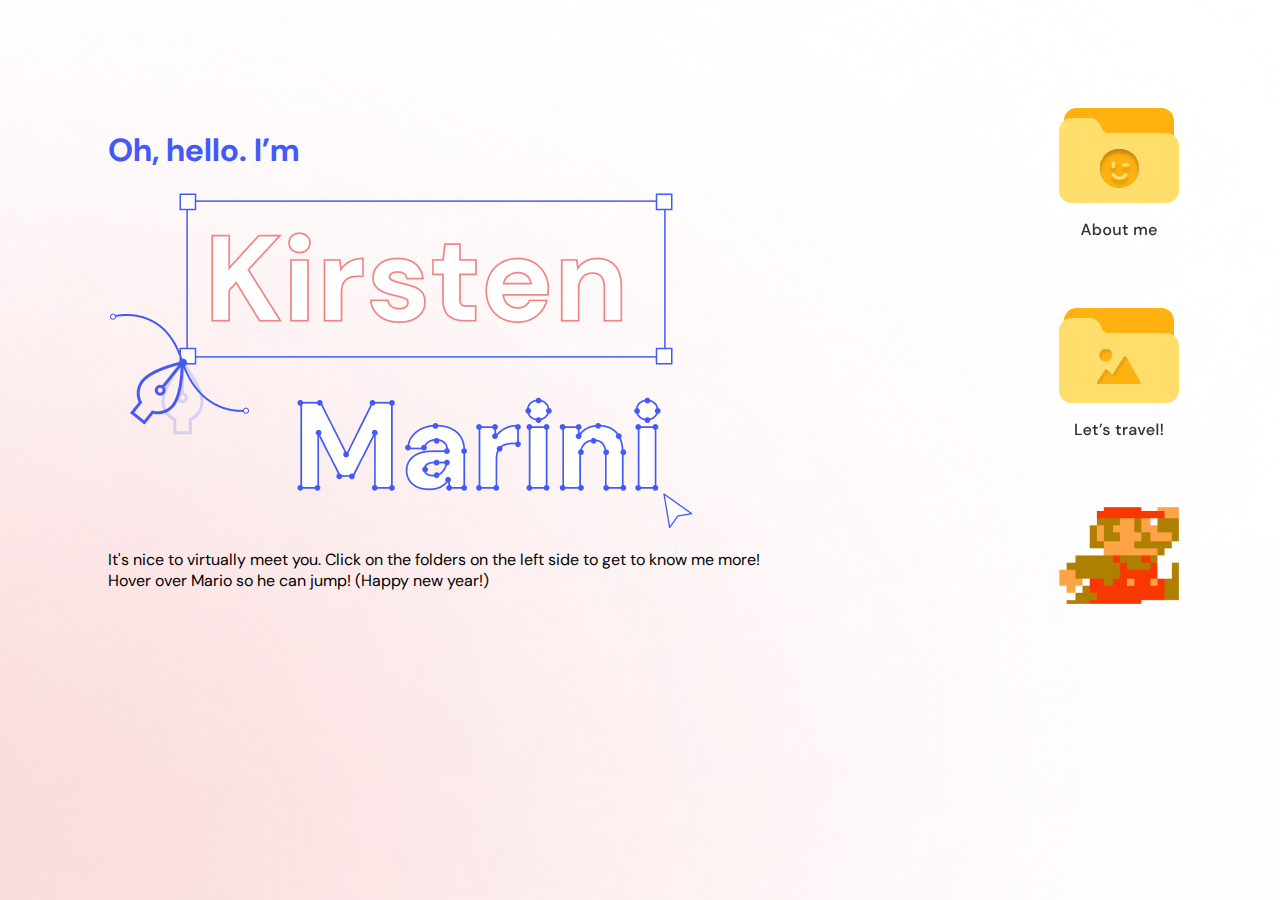
<file: index.html>
<!--
    Kirsten Sy
    ID #194760
	July 16, 2021

	I have not discussed the HTML, CSS, or JavaScript language code 
	in my program with anyone other than my instructor or the teaching 
	assistants assigned to this course.

	I have not used HTML, CSS, or JavaScript language code obtained 
	from another student, or any other unauthorized source, either 
	modified or unmodified.

	If any HTML, CSS, or JavaScript language code or documentation 
	used in my program was obtained from another source, such as a 
	textbook or website, that has been clearly noted with a proper 
	citation in the comments of my program.

    Sources: 
    Background animation: sliderrevolution.com/resources/css-animated-background/
    Folder translate animation: https://developer.mozilla.org/en-US/docs/Web/CSS/transform-function/translate()
-->

<!DOCTYPE html>
<html lang="en">
<head>
    <link rel="stylesheet" href="css/styles.css">
    <meta charset="utf-8">
    <title> Hello Kitty </title>
</head>

<body>
<div class="grid-container">
    <div>
        <h1> Oh, hello. I’m </h1>
        <img src= "assets/kirsten.png" alt="Kirsten Sy">
        <p> It's nice to virtually meet you. Click on the folders on the left side to get to know me more! <br>
            Hover over Mario so he can jump! (Happy new year!)
        </p>
    </div>


    <div class="folder">
        <a href="aboutme.html">
            <img src= "assets/aboutme.svg" alt="About Me">
        </a>

        <a href="travel.html">
            <img src= "assets/travel.svg" alt="Let's Travel">
        </a>

        <a>
            <img src ="assets/mario.png" alt="Jumping mario">
        </a>
    </div>
</div>

</body>
</html>
</file>
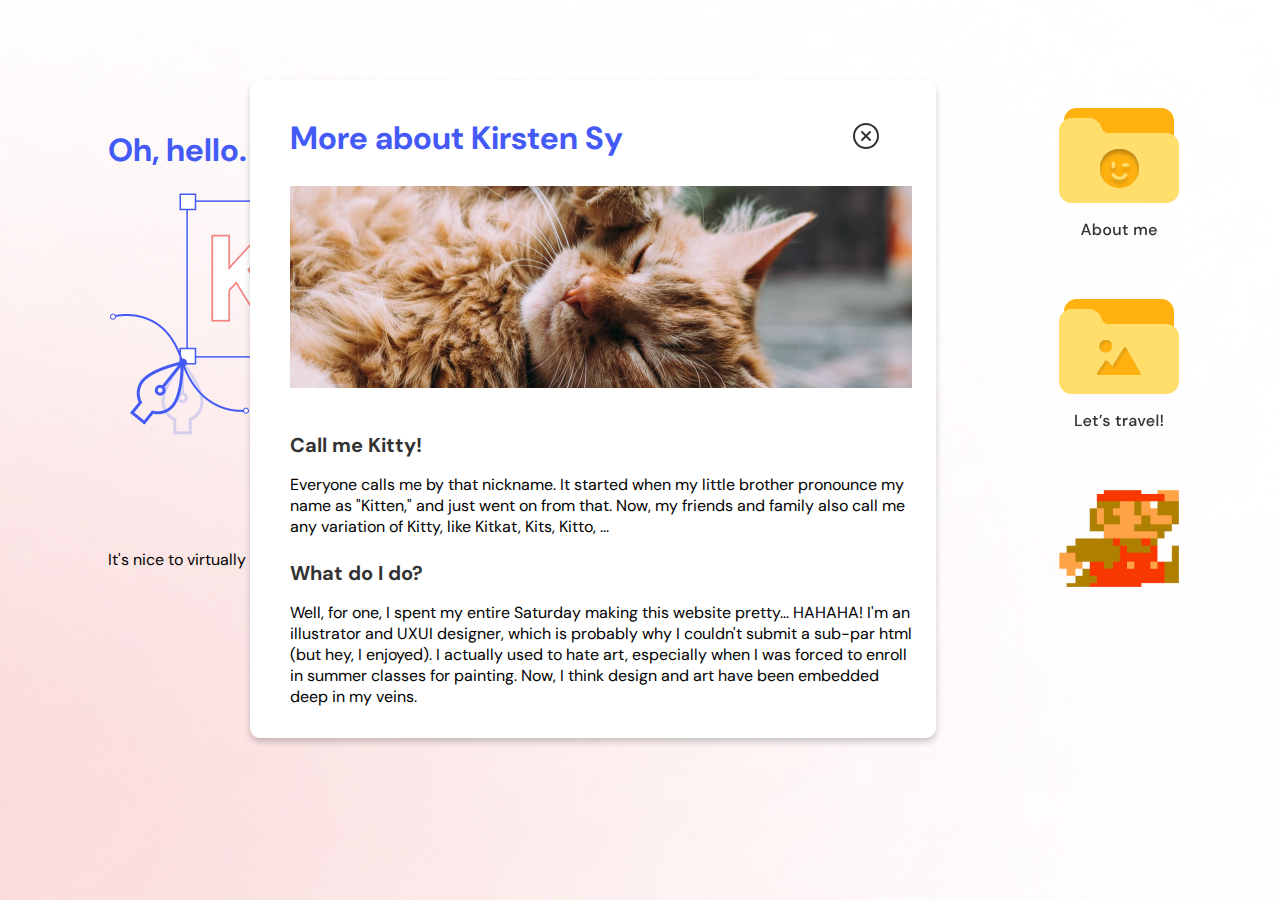
<file: aboutme.html>
<!--
    Kirsten Sy
    ID #194760
	July 16, 2021

	I have not discussed the HTML, CSS, or JavaScript language code 
	in my program with anyone other than my instructor or the teaching 
	assistants assigned to this course.

	I have not used HTML, CSS, or JavaScript language code obtained 
	from another student, or any other unauthorized source, either 
	modified or unmodified.

	If any HTML, CSS, or JavaScript language code or documentation 
	used in my program was obtained from another source, such as a 
	textbook or website, that has been clearly noted with a proper 
	citation in the comments of my program.

    Sources: 
    Background animation: sliderrevolution.com/resources/css-animated-background/
    Folder translate animation: https://developer.mozilla.org/en-US/docs/Web/CSS/transform-function/translate()
-->

<!DOCTYPE html>
<html lang="en">

<head>
    <link rel="stylesheet" href="css/styles.css">
    <meta charset="utf-8">
    <title> Hello Kitty | About Me </title>
</head>

<body>
<div class="grid-container">
    <div>
        <h1> Oh, hello. I’m </h1>
        <img src= "assets/kirsten.png" alt="Kirsten Sy">
        <p> It's nice to virtually meet you.</p>
    </div>

    <div class="folder">
        <a href="aboutme.html">
            <img src= "assets/aboutme.svg" alt="About Me" style="margin-bottom: 50px">
        </a>

        <a href="travel.html">
            <img src= "assets/travel.svg" alt="Let's Travel">
        </a>

        <a>
            <img src ="assets/mario.png" alt="Jumping mario">
        </a>
    </div>
</div>

<div class="container">
    <div class="wrapper1">
        <div class="header">
            <h1> More about Kirsten Sy </h1>
            <a href="index.html">
            <img src ="assets/XCircle.svg" alt ="go back">
            </a>
        </div>
        <img src="assets/cat.png" alt="" class="modal-image">
        <div class="content">
            <h1> Call me Kitty! </h1>
            <p> Everyone calls me by that nickname. It started when my little brother pronounce my name as "Kitten," and just went on from that.
                Now, my friends and family also call me any variation of Kitty, like Kitkat, Kits, Kitto, ...   </p>
        </div>
        <div class="content">
            <h1> What do I do? </h1>
            <p> Well, for one, I spent my entire Saturday making this website pretty... HAHAHA! I'm an illustrator and UXUI designer, which is probably
                why I couldn't submit a sub-par html (but hey, I enjoyed). I actually used to hate art, especially when I was forced to enroll in summer
                classes for painting. Now, I think design and art have been embedded deep in my veins. </p>
        </div>
    </div>
</div>

</body>


</html>
</file>
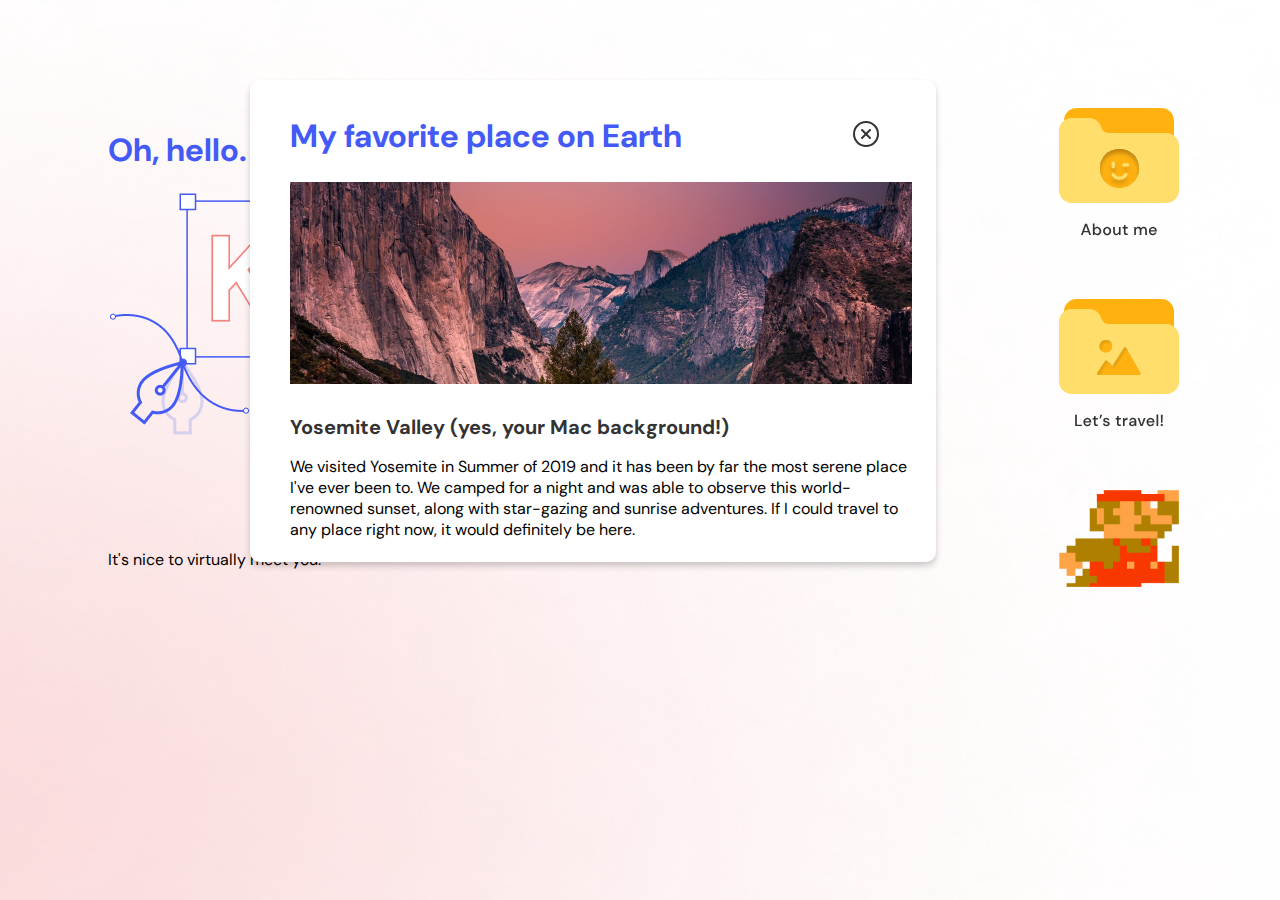
<file: travel.html>
<!--
    Kirsten Sy
    ID #194760
	July 16, 2021

	I have not discussed the HTML, CSS, or JavaScript language code 
	in my program with anyone other than my instructor or the teaching 
	assistants assigned to this course.

	I have not used HTML, CSS, or JavaScript language code obtained 
	from another student, or any other unauthorized source, either 
	modified or unmodified.

	If any HTML, CSS, or JavaScript language code or documentation 
	used in my program was obtained from another source, such as a 
	textbook or website, that has been clearly noted with a proper 
	citation in the comments of my program.

    Sources: 
    Background animation: sliderrevolution.com/resources/css-animated-background/
    Folder translate animation: https://developer.mozilla.org/en-US/docs/Web/CSS/transform-function/translate()
-->

<!DOCTYPE html>
<html lang="en">

<head>
    <link rel="stylesheet" href="css/styles.css">
    <meta charset="utf-8">
    <title> Hello Kitty | Travel </title>
</head>

<body>
<div class="grid-container">
    <div>
        <h1> Oh, hello. I’m </h1>
        <img src= "assets/kirsten.png" alt="Kirsten Sy">
        <p> It's nice to virtually meet you.</p>
    </div>

    <div class="folder">
        <a href="aboutme.html">
            <img src= "assets/aboutme.svg" alt="About Me" style="margin-bottom: 50px">
        </a>

        <a href="travel.html">
            <img src= "assets/travel.svg" alt="Let's Travel">
        </a>

        <a>
            <img src ="assets/mario.png" alt="Jumping mario">
        </a>
    </div>
</div>

<div class="container">
    <div class="wrapper2">
        <div class="header">
            <h1> My favorite place on Earth </h1>

            <a href="index.html">
                <img src ="assets/XCircle.svg" alt ="go back">
            </a>
        </div>
        <img src="assets/yosemite.png" alt="" class="modal-image">
        <div class="content">
            <h1> Yosemite Valley (yes, your Mac background!) </h1>
            <p> We visited Yosemite in Summer of 2019 and it has been by far the most serene place I've ever been to.
                We camped for a night and was able to observe this world-renowned sunset, along with star-gazing and sunrise
                adventures. If I could travel to any place right now, it would definitely be here. </p>
        </div>
    </div>
</div>

</body>
</html>
</file>
<file: css/styles.css>
/*
    Kirsten Sy
    ID #194760
	July 16, 2021

	I have not discussed the HTML, CSS, or JavaScript language code 
	in my program with anyone other than my instructor or the teaching 
	assistants assigned to this course.

	I have not used HTML, CSS, or JavaScript language code obtained 
	from another student, or any other unauthorized source, either 
	modified or unmodified.

	If any HTML, CSS, or JavaScript language code or documentation 
	used in my program was obtained from another source, such as a 
	textbook or website, that has been clearly noted with a proper 
	citation in the comments of my program.

    Sources: 
    Background animation: sliderrevolution.com/resources/css-animated-background/
    Folder translate animation: https://developer.mozilla.org/en-US/docs/Web/CSS/transform-function/translate()
*/

@import url('https://fonts.googleapis.com/css2?family=DM+Sans:wght@400;700&display=swap');

h1 {
    font-family: 'DM Sans', sans-serif;
    font-weight: 700;
    color: #435AF6
}

p{
    font-family: 'DM Sans', sans-serif;
}

body {
    padding-top: 100px;
    padding-right: 100px;
    padding-left: 100px;

    background-image: url("../assets/bg-dots.png");
    background-size: 400% 400%;
    animation: gradient 15s ease infinite;
}

@keyframes gradient {
    0% {
        background-position: 0% 50%;
    }
    50% {
        background-position: 100% 50%;
    }
    100% {
        background-position: 0% 50%;
    }
}

.grid-container {
    display: grid;
    grid-template-columns: 80% 20%;
    gap: 100px;
  }

.folder {
    display: grid;
    grid-template-rows: 40% 40% 40%;
}

.folder a:hover {
    transform: translateY(-20px);
    transition: all 0.2s;
}

.container {
    border-radius: 10px;
    background-color: white;
    box-shadow: 0px 4px 6px rgba(0, 0, 0, 0.2);
    width: 686px;
    height: auto ;
    position: absolute;
    left: 250px;
    top: 80px;
}

.wrapper1 {
    display: grid;
    padding: 10px 40px;
    grid-template-rows: 15% 35% 20% 20%;
}

.wrapper2 {
    display: grid;
    padding: 10px 40px;
    grid-template-rows: 20% 45% 30%;
}

.header {
    display: grid;
    grid-template-columns: 90% 10%;
    align-items: center;
}

.content {
    padding: 10px 0px;
}
.content h1 {
    font-weight: 700;
    font-size: 20px;
    color: #333333;
}
</file>
